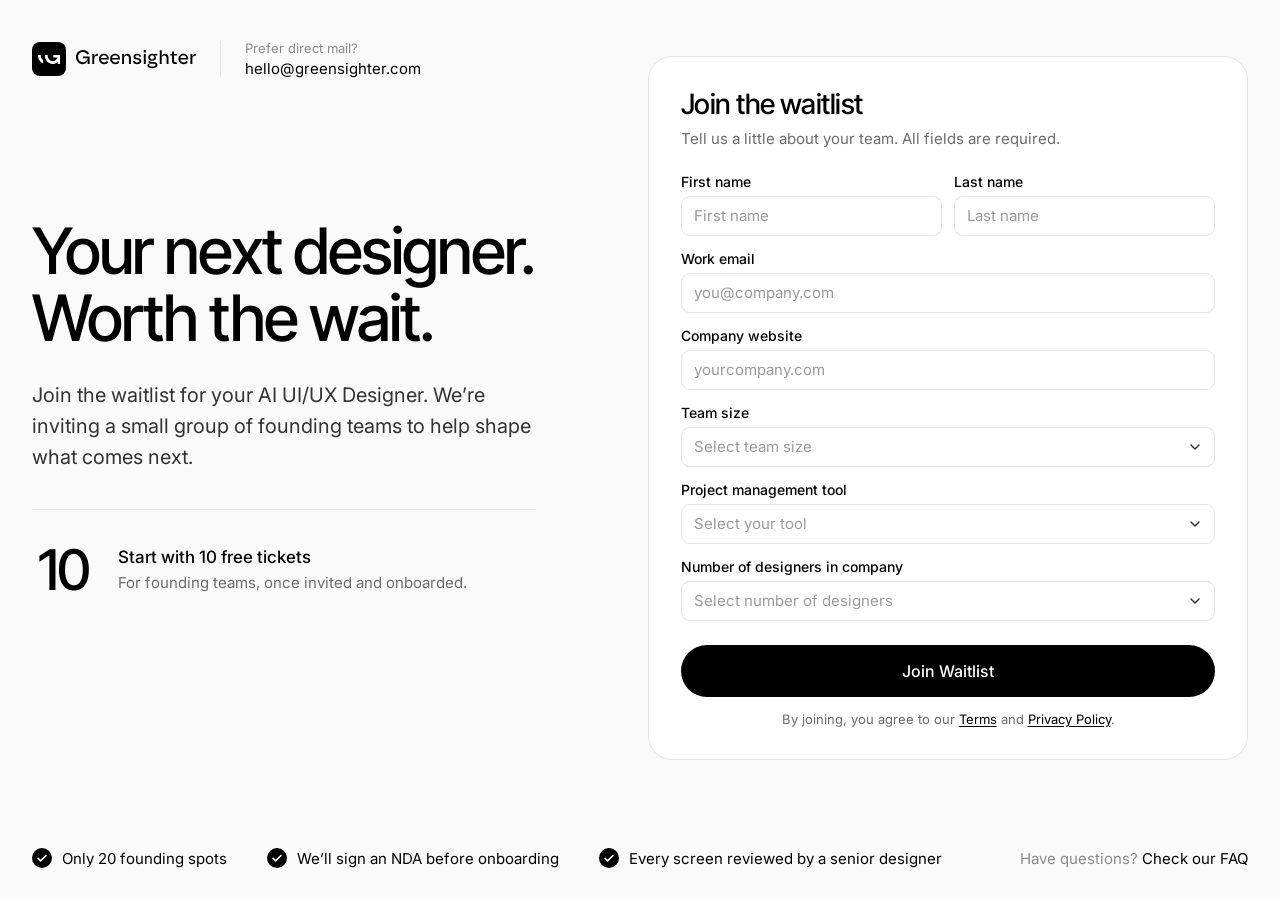
<file: waitlist.html>
<!doctype html>
<html lang="en">
<head>
<meta charset="utf-8">
<meta name="viewport" content="width=device-width, initial-scale=1">
<link rel="icon" href="assets/img/favicon.svg" type="image/svg+xml">
<title>Join the waitlist | Greensighter AI UI/UX Designer</title>
<meta name="description" content="Join the founding teams getting early access to your AI UI/UX Designer.">
<link rel="canonical" href="https://ai.greensighter.com/waitlist">
<meta property="og:type" content="website">
<meta property="og:site_name" content="Greensighter">
<meta property="og:url" content="https://ai.greensighter.com/waitlist">
<meta property="og:title" content="Join the waitlist | Greensighter AI UI/UX Designer">
<meta property="og:description" content="Join the founding teams getting early access to your AI UI/UX Designer.">
<meta property="og:image" content="https://ai.greensighter.com/assets/img/og-image.jpg">
<meta property="og:image:width" content="1200">
<meta property="og:image:height" content="630">
<meta property="og:image:alt" content="Greensighter: Hire AI UI/UX Designer">
<meta name="twitter:card" content="summary_large_image">
<meta name="twitter:title" content="Join the waitlist | Greensighter AI UI/UX Designer">
<meta name="twitter:description" content="Join the founding teams getting early access to your AI UI/UX Designer.">
<meta name="twitter:image" content="https://ai.greensighter.com/assets/img/og-image.jpg">
<link rel="preconnect" href="https://fonts.googleapis.com">
<link rel="preconnect" href="https://fonts.gstatic.com" crossorigin>
<link href="https://fonts.googleapis.com/css2?family=Inter:wght@400;500;600&family=Inter+Tight:wght@500&display=swap" rel="stylesheet">
<link rel="stylesheet" href="assets/css/main.css?v=1792772824">
<link rel="stylesheet" href="assets/css/waitlist.css?v=1792772824">
<!-- Microsoft Clarity -->
<script type="text/javascript">
    (function(c,l,a,r,i,t,y){
        c[a]=c[a]||function(){(c[a].q=c[a].q||[]).push(arguments)};
        t=l.createElement(r);t.async=1;t.src="https://www.clarity.ms/tag/"+i;
        y=l.getElementsByTagName(r)[0];y.parentNode.insertBefore(t,y);
    })(window, document, "clarity", "script", "z2ao4h7mxd");
</script>
</head>
<body class="wl-page">

  <main class="wl-main">
    <div class="wl-brand">
      <a class="logo" href="index.html" aria-label="Greensighter home">
      <span class="logo__mark"><img src="assets/img/logo-mark.svg" width="22" height="9" alt=""></span>
      <img src="assets/img/logo-wordmark.svg" width="120" height="19" alt="">
    </a>
      <span class="wl-brand__sep" aria-hidden="true"></span>
      <p class="wl-brand__mail">Prefer direct mail?<a href="mailto:hello@greensighter.com">hello@greensighter.com</a></p>
    </div>
    <section class="wl-intro" aria-labelledby="wl-title">
      <div class="wl-intro__body">
        <h1 class="wl-title" id="wl-title">Your next designer.<br>Worth the wait.</h1>
        <p class="wl-lead">Join the waitlist for your AI UI/UX Designer. We’re inviting a small group of founding teams to help shape what comes next.</p>

        <div class="wl-offer">
          <span class="wl-offer__num">10</span>
          <div><strong>Start with 10 free tickets</strong><span>For founding teams, once invited and onboarded.</span></div>
        </div>
      </div>
    </section>

    <section class="wl-card" aria-labelledby="wl-form-title">
      <form class="wl-form" id="wl-form" name="waitlist" method="POST" data-netlify="true" netlify-honeypot="bot-field" novalidate>
        <input type="hidden" name="form-name" value="waitlist">
        <input type="hidden" name="subject" value="New waitlist sign-up: AI UI/UX Designer">
        <p hidden><label>Leave this empty <input name="bot-field"></label></p>
        <h2 class="wl-card__title" id="wl-form-title">Join the waitlist</h2>
        <p class="wl-card__sub">Tell us a little about your team. All fields are required.</p>

        <div class="field-row">
          <div class="field">
            <label for="f-first">First name</label>
            <input id="f-first" name="first_name" type="text" autocomplete="given-name" placeholder="First name" required>
            <p class="field__err" id="f-first-err" hidden>Please enter your first name.</p>
          </div>
          <div class="field">
            <label for="f-last">Last name</label>
            <input id="f-last" name="last_name" type="text" autocomplete="family-name" placeholder="Last name" required>
            <p class="field__err" id="f-last-err" hidden>Please enter your last name.</p>
          </div>
        </div>
        <div class="field">
          <label for="f-email">Work email</label>
          <input id="f-email" name="email" type="email" autocomplete="email" placeholder="you@company.com" required>
          <p class="field__err" id="f-email-err" hidden>Please enter a valid work email.</p>
        </div>
        <div class="field">
          <label for="f-site">Company website</label>
          <input id="f-site" name="website" type="url" inputmode="url" autocomplete="url" placeholder="yourcompany.com" required>
          <p class="field__err" id="f-site-err" hidden>Please enter your company website.</p>
        </div>
        <div class="field">
          <label for="f-size">Team size</label>
          <div class="select">
            <select id="f-size" name="team_size" required>
              <option value="" selected disabled>Select team size</option>
              <option>1–10</option>
              <option>11–50</option>
              <option>51–200</option>
              <option>200+</option>
            </select>
            <svg aria-hidden="true" width="16" height="16" viewBox="0 0 16 16" fill="none"><path d="M4 6l4 4 4-4" stroke="#333" stroke-width="1.5" stroke-linecap="round" stroke-linejoin="round"/></svg>
          </div>
          <p class="field__err" id="f-size-err" hidden>Please choose your team size.</p>
        </div>
        <div class="field">
          <label for="f-tool">Project management tool</label>
          <div class="select">
            <select id="f-tool" name="pm_tool" required>
              <option value="" selected disabled>Select your tool</option>
              <option>Jira</option>
              <option>Linear</option>
              <option>Asana</option>
              <option>ClickUp</option>
              <option>Monday.com</option>
              <option>Trello</option>
              <option>Notion</option>
              <option>GitHub Projects</option>
              <option>Azure DevOps</option>
              <option>Other</option>
            </select>
            <svg aria-hidden="true" width="16" height="16" viewBox="0 0 16 16" fill="none"><path d="M4 6l4 4 4-4" stroke="#333" stroke-width="1.5" stroke-linecap="round" stroke-linejoin="round"/></svg>
          </div>
          <p class="field__err" id="f-tool-err" hidden>Please choose your project management tool.</p>
        </div>
        <div class="field">
          <label for="f-designers">Number of designers in company</label>
          <div class="select">
            <select id="f-designers" name="designers" required>
              <option value="" selected disabled>Select number of designers</option>
              <option>None yet</option>
              <option>1</option>
              <option>2–5</option>
              <option>6–10</option>
              <option>11+</option>
            </select>
            <svg aria-hidden="true" width="16" height="16" viewBox="0 0 16 16" fill="none"><path d="M4 6l4 4 4-4" stroke="#333" stroke-width="1.5" stroke-linecap="round" stroke-linejoin="round"/></svg>
          </div>
          <p class="field__err" id="f-designers-err" hidden>Please choose the number of designers.</p>
        </div>

        <button class="wl-submit" type="submit">Join Waitlist</button>
        <p class="wl-form__status" role="alert" hidden></p>
        <p class="wl-legal">By joining, you agree to our <a href="#">Terms</a> and <a href="#">Privacy Policy</a>.</p>
      </form>

      <div class="wl-success" id="wl-success" hidden tabindex="-1">
        <span class="wl-success__ic"><svg aria-hidden="true" width="22" height="22" viewBox="0 0 20 20" fill="none"><path d="M5 10.5l3.2 3.2L15 7" stroke="#fff" stroke-width="1.8" stroke-linecap="round" stroke-linejoin="round"/></svg></span>
        <h2 class="wl-card__title">You’re on the list</h2>
        <p class="wl-card__sub">We’ll email <strong id="wl-success-email">you</strong> as soon as a founding-team spot opens.</p>
        <a class="wl-success__back" href="index.html">Back to Greensighter</a>
      </div>
    </section>
  </main>

  <footer class="wl-footer">
    <ul class="wl-assure">
      <li><svg aria-hidden="true" width="20" height="20" viewBox="0 0 20 20" fill="none"><circle cx="10" cy="10" r="10" fill="#000"/><path d="M6 10.3l2.6 2.6L14 7.5" stroke="#fff" stroke-width="1.6" stroke-linecap="round" stroke-linejoin="round"/></svg><span>Only 20 founding spots</span></li>
      <li><svg aria-hidden="true" width="20" height="20" viewBox="0 0 20 20" fill="none"><circle cx="10" cy="10" r="10" fill="#000"/><path d="M6 10.3l2.6 2.6L14 7.5" stroke="#fff" stroke-width="1.6" stroke-linecap="round" stroke-linejoin="round"/></svg><span>We’ll sign an NDA before onboarding</span></li>
      <li><svg aria-hidden="true" width="20" height="20" viewBox="0 0 20 20" fill="none"><circle cx="10" cy="10" r="10" fill="#000"/><path d="M6 10.3l2.6 2.6L14 7.5" stroke="#fff" stroke-width="1.6" stroke-linecap="round" stroke-linejoin="round"/></svg><span>Every screen reviewed by a senior designer</span></li>
    </ul>
    <p class="wl-faq">Have questions? <a href="index.html#faq">Check our FAQ</a></p>
  </footer>

<script src="assets/js/waitlist.js?v=1792772824" defer></script>
</body>
</html>
</file>
<file: assets/css/main.css>
/* Greensighter — landing page styles */
  :root {
    --bg: #FAFAFA;
    --black: #000000;
    --ink: #0D0F0C;
    --text: #323232;
    --nav-link: #404040;
    --muted: #9E9E9E;
    --line: #E5E5E5;
    --surface: #F1F1F1;
    --white: #FFFFFF;
    --container: 1280px;
    --gutter: 32px;
    --font-body: 'Inter', system-ui, sans-serif;
    --font-display: 'Inter Tight', 'Inter', system-ui, sans-serif;
  }
  *, *::before, *::after { box-sizing: border-box; }
  html, body { margin: 0; }
  body { background: var(--bg); color: var(--black); font-family: var(--font-body); -webkit-font-smoothing: antialiased; }
  img { display: block; }
  a { color: inherit; text-decoration: none; }

  /* Running row */
  .ticker { background: var(--black); padding: 8px 0; overflow: hidden; }
  .ticker__track { display: flex; width: max-content; animation: ticker 60s linear infinite; }
  .ticker__group { display: flex; align-items: center; gap: 120px; padding-right: 120px; }
  .ticker__text { font-size: 14px; line-height: 1; color: rgba(255, 255, 255, 0.88); white-space: nowrap; }
  .ticker__dot { width: 2px; height: 2px; border-radius: 50%; background: rgba(255, 255, 255, 0.6); flex: none; }
  @keyframes ticker { to { transform: translateX(-50%); } }
  @media (prefers-reduced-motion: reduce) { .ticker__track { animation: none; } }

  /* Nav */
  .nav { width: min(var(--container), 100% - 2 * var(--gutter)); margin: 0 auto; padding: 14px 16px; display: flex; align-items: center; justify-content: space-between; gap: 16px 28px; flex-wrap: wrap; }
  .logo { display: flex; align-items: center; gap: 10px; }
  .logo__mark { width: 34px; height: 34px; border-radius: 8px; background: var(--black); display: flex; align-items: center; justify-content: center; }
  .nav__links { display: flex; gap: 28px; font-size: 15px; font-weight: 500; color: var(--nav-link); }
  .nav__links a:hover { color: var(--black); }
  .btn-secondary { display: inline-flex; align-items: center; justify-content: center; height: 44px; width: 160px; padding: 0 20px; border-radius: 12px; background: var(--surface); color: var(--black); font-size: 15px; font-weight: 600; }
  .btn-secondary:hover { background: #E8E8E8; }

  /* Divider with corner squares */
  .divider { display: flex; align-items: center; gap: 10px; width: 100%; }
  .divider--hero { height: 15px; }
  .divider--section { height: 25px; }
  .divider__line { flex: 1 1 0; height: 1px; background: var(--line); min-width: 1px; }
  .divider__line--mid { flex: 0 0 auto; width: calc(min(var(--container), 100% - 2 * var(--gutter)) - 26px); }
  .divider__sq { width: 5px; height: 5px; background: var(--line); flex: none; }

  /* Framed column */
  .frame { width: min(var(--container), 100% - 2 * var(--gutter)); margin: 0 auto; border-left: 1px solid var(--line); border-right: 1px solid var(--line); padding: 0 16px; }

  /* Hero */
  .hero { display: flex; flex-direction: column; align-items: center; gap: 80px; padding: 80px 16px; text-align: center; }
  .hero__top { display: flex; flex-direction: column; align-items: center; gap: 36px; }
  .hero__head { display: flex; flex-direction: column; align-items: center; gap: 16px; }
  .badge { position: relative; isolation: isolate; display: inline-flex; align-items: center; gap: 10px; padding: 5px 17px 5px 5px; border-radius: 999px;
    background: conic-gradient(from var(--cta-angle), #E5E5E5 0deg, #E5E5E5 270deg, rgba(0,0,0,0.85) 334deg, #E5E5E5 336deg, #E5E5E5 360deg);
    animation: cta-spin 4s linear infinite; }
  .badge::after { content: ""; position: absolute; inset: 1px; z-index: -1; border-radius: inherit; background: var(--white); }
  .badge__tag { background: linear-gradient(90deg, #000 55%, #4A4A4A); color: var(--white); font-size: 14px; font-weight: 500; padding: 4px 10px; border-radius: 999px; }
  .badge__text { font-size: 14px; color: var(--text); }
  .h1 { margin: 0; display: flex; flex-direction: column; align-items: center; font-family: var(--font-display); font-weight: 500; font-size: clamp(38px, 7vw, 62px); line-height: 1.08; letter-spacing: -0.02em; }
  .h1__old { color: var(--muted); }
  .h1__old s { text-decoration-thickness: 0.06em; }
  .h1__new { color: var(--black); }
  .sub { display: flex; flex-direction: column; align-items: center; gap: 4px; font-size: 20px; line-height: 1.5; color: var(--text); margin: 0; }
  .sub__line { display: flex; align-items: center; justify-content: center; gap: 4px; flex-wrap: wrap; }
  .chip { display: inline-flex; align-items: center; gap: 4px; padding: 4px 6px 4px 4px; background: var(--white); border: 1px solid var(--line); border-radius: 7px; font-size: 18px; font-weight: 500; line-height: 1; color: var(--text); }
  .chip__icon { width: 20px; height: 20px; display: flex; align-items: center; justify-content: center; }

  @property --cta-angle { syntax: '<angle>'; initial-value: 0deg; inherits: false; }
  .btn-primary { position: relative; isolation: isolate; display: inline-flex; align-items: center; justify-content: space-between; width: 320px; max-width: 100%; padding: 7.5px 7.5px 7.5px 21.5px; border: 0; border-radius: 9999px; color: var(--white); font-size: 16px; font-weight: 500;
    background: conic-gradient(from var(--cta-angle), rgba(255,255,255,0.14) 0deg, rgba(255,255,255,0.14) 270deg, rgba(255,255,255,0.95) 334deg, rgba(255,255,255,0.14) 336deg, rgba(255,255,255,0.14) 360deg);
    animation: cta-spin 3.2s linear infinite; }
  .btn-primary::after { content: ""; position: absolute; inset: 1.5px; z-index: -1; border-radius: inherit; background: var(--black); }
  .btn-primary__arrow { display: flex; padding: 12px; border-radius: 999px; background: rgba(255, 255, 255, 0.24); }
  @keyframes cta-spin { to { --cta-angle: 360deg; } }
  .cta-slot { position: relative; width: 320px; max-width: 100%; height: 59px; }
  .cta-slot .btn-primary.is-fixed { position: fixed; left: 50%; z-index: 50; transform-origin: 50% 50%; will-change: top, transform; }
  .cta-slot .btn-primary.is-hidden { opacity: 0; pointer-events: none; transition: opacity .3s ease; }
  @media (prefers-reduced-motion: reduce) { .btn-primary, .badge { animation: none; } }

  .panel { width: 100%; height: 500px; border-radius: 24px; overflow: hidden; }
  .panel img { width: 100%; height: 100%; object-fit: cover; }
  .hero-wrap { padding-bottom: 14px; }

  /* Benefits */
  .benefits { display: flex; flex-direction: column; align-items: center; gap: 80px; padding: 160px 0 14px; }
  .h2 { margin: 0; max-width: 700px; font-family: var(--font-display); font-weight: 500; font-size: clamp(32px, 5vw, 52px); line-height: 1.08; letter-spacing: -2px; text-align: center; }
  .h2__muted { color: var(--muted); }
  .h2__strong { color: var(--ink); }
  .benefits__body { display: flex; flex-direction: column; gap: 16px; width: 100%; }
  .cards { display: grid; grid-template-columns: repeat(4, minmax(0, 1fr)); gap: 16px; }
  .card { display: flex; flex-direction: column; gap: 56px; padding: 26px; background: var(--surface); border: 1px solid var(--line); border-radius: 24px; }
  .card__icon { width: 44px; height: 44px; display: flex; align-items: center; justify-content: center; border: 1px solid var(--line); border-radius: 12px; }
  .card__copy { display: flex; flex-direction: column; gap: 8px; }
  .card__title { margin: 0; font-family: var(--font-display); font-weight: 500; font-size: 18px; line-height: 1.08; color: var(--black); }
  .card__text { margin: 0; max-width: 460px; font-size: 15px; line-height: 1.5; color: var(--text); }


  /* Tool rotator */
  .sr-only { position: absolute; width: 1px; height: 1px; overflow: hidden; clip: rect(0 0 0 0); white-space: nowrap; }
  .rot { position: relative; display: inline-block; height: 30px; perspective: 400px; transition: width .5s cubic-bezier(.4, 0, .2, 1); }
  .rot__item { position: absolute; left: 0; top: 0; white-space: nowrap; opacity: 0; transform: translateY(70%) rotateX(-80deg); transform-origin: 50% 50%; backface-visibility: hidden; transition: transform .55s cubic-bezier(.4, 0, .2, 1), opacity .4s ease; }
  .rot__item.is-active { opacity: 1; transform: translateY(0) rotateX(0); }
  .rot__item.is-leaving { opacity: 0; transform: translateY(-70%) rotateX(80deg); }
  @media (prefers-reduced-motion: reduce) { .rot, .rot__item { transition: none; } }

  /* Compare */
  .compare { display: flex; flex-direction: column; align-items: center; gap: 72px; padding: 160px 0 0; }
  .compare__head { display: flex; flex-direction: column; align-items: center; gap: 20px; text-align: center; }
  .compare__head .h2 { color: var(--ink); max-width: 760px; }
  .compare__sub { margin: 0; max-width: 560px; font-size: 18px; line-height: 1.5; color: var(--text); }
  .table-wrap { width: calc(100% + 32px); margin: 0 -16px; overflow-x: auto; border-top: 1px solid var(--line); }
  .ctable { width: 100%; min-width: 760px; border-collapse: collapse; table-layout: fixed; font-size: 16px; }
  .ctable th, .ctable td { padding: 0 24px; border-left: 1px solid var(--line); vertical-align: top; }
  .ctable th:first-child, .ctable td:first-child { border-left: 0; width: 30%; }
  .ctable thead th { padding-top: 24px; padding-bottom: 24px; border-bottom: 1px solid var(--line); text-align: right; font-family: var(--font-display); font-weight: 500; font-size: 20px; line-height: 1.2; color: var(--black); }
  .ctable thead th:first-child { text-align: left; }
  .ctable td > div { padding: 26px 0; border-bottom: 1.5px dotted #D4D4D4; text-align: right; color: var(--black); line-height: 1.4; }
  .ctable td:first-child > div { text-align: left; color: var(--text); }
  .ctable tbody tr:last-child td > div, .ctable tbody tr:last-child th > div { border-bottom-color: transparent !important; }
  .ctable .is-us { font-weight: 600; }
  .ctable .ok { display: inline-flex; align-items: center; gap: 6px; }
  .ctable .ok svg { flex: none; }

  /* FAQ */
  .faq { display: flex; flex-direction: column; padding-top: 160px; }
  .faq__head { display: flex; flex-direction: column; align-items: center; gap: 32px; padding-bottom: 56px; text-align: center; }
  .faq__head .h2 { color: var(--ink); }
  .faq__split { display: grid; grid-template-columns: minmax(0, 1fr) minmax(0, 1fr); margin: 0 -16px; border-top: 1px solid var(--line); }
  .faq__list { display: flex; flex-direction: column; padding: 32px 24px 40px; border-right: 1px solid var(--line); }
  .faq__label { margin: 0 0 12px; font-size: 15px; color: #6B6B6B; }
  .faq-item { border-bottom: 1.5px dotted #D4D4D4; }
  .faq-panel:last-child .faq-item:last-child { border-bottom: 0; }
  .faq-q { margin: 0; font: inherit; }
  .faq-q button { appearance: none; width: 100%; display: flex; align-items: center; justify-content: space-between; gap: 16px; padding: 18px 0; border: 0; background: none; font: inherit; font-size: 18px; color: var(--black); text-align: left; cursor: pointer; }
  .faq-q__icon { flex: none; width: 40px; height: 40px; display: flex; align-items: center; justify-content: center; border: 1px solid var(--line); border-radius: 50%; background: var(--white); transition: transform .3s ease; }
  .faq-item.is-open .faq-q__icon { transform: rotate(45deg); }
  .faq-a { display: grid; grid-template-rows: 0fr; transition: grid-template-rows .35s ease; }
  .faq-a > div { overflow: hidden; }
  .faq-a p { margin: 0; padding: 0 56px 20px 0; font-size: 15px; line-height: 1.6; color: var(--text); }
  .faq-item.is-open .faq-a { grid-template-rows: 1fr; }
  .faq-art { position: relative; display: flex; align-items: center; justify-content: center; min-height: 560px; overflow: hidden; }
  .faq-figure { position: relative; width: 100%; max-width: 560px; aspect-ratio: 1; display: flex; align-items: center; justify-content: center; }
  .faq-figure__art { width: 100%; height: auto; }
  .faq-figure__spin { transform-origin: 280px 280px; animation: faq-spin 50s linear infinite; }
  @keyframes faq-spin { to { transform: rotate(360deg); } }
  .faq-chip { position: absolute; display: inline-flex; align-items: center; gap: 8px; padding: 8px 14px 8px 8px; border: 1px solid var(--line); border-radius: 999px; background: var(--white); font-size: 16px; color: var(--black); white-space: nowrap; box-shadow: 0 1px 2px rgba(0,0,0,0.04); animation: faq-float 6s ease-in-out infinite; }
  .faq-chip__ic { width: 28px; height: 28px; display: flex; align-items: center; justify-content: center; border-radius: 50%; background: #F4F4F4; }
  .faq-chip--a { left: 2%; bottom: 16%; }
  .faq-chip--b { right: 0; top: 40%; animation-delay: -2s; }
  .faq-chip--c { left: 4%; top: 22%; animation-delay: -4s; }
  @keyframes faq-float { 50% { transform: translateY(-8px); } }
  @media (prefers-reduced-motion: reduce) { .faq-figure__spin, .faq-chip { animation: none; } .faq-a, .faq-q__icon { transition: none; } }

  /* Final CTA */
  .final { padding: 120px 0; }
  .final__card { position: relative; overflow: hidden; border-radius: 24px; min-height: 420px; display: flex; align-items: center; justify-content: center; background: #6E6A66; }
  .final__bg { position: absolute; inset: 0; width: 100%; height: 100%; object-fit: cover; }
  .final__card::after { content: ""; position: absolute; inset: 0; background: linear-gradient(180deg, rgba(10,12,16,0.30), rgba(10,12,16,0.50)); }
  .final__content { position: relative; z-index: 1; display: flex; flex-direction: column; align-items: center; gap: 28px; padding: 72px 24px; text-align: center; }
  .final__title { margin: 0; font-family: var(--font-display); font-weight: 500; font-size: clamp(32px, 5vw, 52px); line-height: 1.08; letter-spacing: -2px; color: var(--white); }
  .final__btn { display: inline-flex; align-items: center; justify-content: space-between; width: 320px; max-width: 100%; padding: 7.5px 7.5px 7.5px 21.5px; border-radius: 9999px; background: var(--white); color: var(--black); font-size: 16px; font-weight: 500; }
  .final__btn-ic { display: flex; padding: 12px; border-radius: 999px; background: rgba(0, 0, 0, 0.08); }

  /* Smooth scroll + reveal */
  html.lenis, html.lenis body { height: auto; }
  .lenis.lenis-smooth { scroll-behavior: auto !important; }
  .js-reveal .rv { opacity: 0; transform: translateY(28px); filter: blur(6px); transition: opacity .9s cubic-bezier(.2, .7, .2, 1), transform .9s cubic-bezier(.2, .7, .2, 1), filter .9s ease; transition-delay: var(--rv-d, 0s); will-change: opacity, transform; }
  .js-reveal .rv.rv--img { transform: translateY(40px) scale(.97); filter: none; transition-duration: 1.2s; }
  .js-reveal .rv.is-in { opacity: 1; transform: none; filter: none; }
  .js-reveal .w { display: inline-block; overflow: hidden; vertical-align: top; padding-bottom: .08em; margin-bottom: -.08em; }
  .js-reveal .w > span { display: inline-block; transform: translateY(105%); transition: transform 1s cubic-bezier(.2, .8, .2, 1); transition-delay: var(--w-d, 0s); }
  .js-reveal .split.is-in .w > span { transform: none; }
  @media (prefers-reduced-motion: reduce) {
    .js-reveal .rv, .js-reveal .w > span { opacity: 1 !important; transform: none !important; filter: none !important; transition: none !important; }
  }

  /* Footer with drawing area */
  .footer__frame { padding-top: 0; padding-bottom: 0; }
  .draw { position: relative; height: 520px; margin: 0 -16px; border-bottom: 1px solid var(--line); overflow: hidden; cursor: var(--pen, crosshair); }
  .draw__shape { position: absolute; left: 50%; top: 45%; width: min(780px, 86%); height: auto; transform: translate(-50%, -50%); pointer-events: none; }
  .draw__canvas { position: absolute; inset: 0; width: 100%; height: 100%; touch-action: none; }
  .draw__tools { position: absolute; left: 50%; bottom: 28px; transform: translateX(-50%); display: flex; align-items: center; gap: 10px; padding: 6px 6px 6px 12px; border: 1px solid var(--line); border-radius: 999px; background: rgba(255,255,255,0.85); backdrop-filter: blur(6px); }
  .pal { display: flex; align-items: center; gap: 4px; }
  .pal__c { position: relative; width: 28px; height: 28px; padding: 0; border: 0; background: none; cursor: pointer; }
  .pal__c::before { content: ""; position: absolute; inset: 7px; border-radius: 50%; background: var(--c); transition: inset .2s ease; }
  .pal__c::after { content: ""; position: absolute; inset: 2px; border-radius: 50%; border: 1px solid transparent; transition: border-color .2s ease; }
  .pal__c:hover::before { inset: 6px; }
  .pal__c.is-on::before { inset: 6px; }
  .pal__c.is-on::after { border-color: var(--c); }
  .draw__sep { width: 1px; height: 18px; background: var(--line); }
  .draw__clear { width: 28px; height: 28px; display: flex; align-items: center; justify-content: center; padding: 0; border: 0; border-radius: 50%; background: transparent; color: #8A8A8A; cursor: pointer; }
  .draw__clear:hover { background: #F1F1F1; color: var(--black); }
  .footer__bar { display: grid; grid-template-columns: 1fr auto 1fr; align-items: center; gap: 12px 24px; padding: 28px 0 32px; font-size: 15px; color: var(--black); }
  .footer__text { margin: 0; }
  .footer__mail { justify-self: center; }
  .footer__links { justify-self: end; display: flex; gap: 28px; }
  .footer__mail:hover, .footer__links a:hover { color: #555; }

  /* Button hover: slight press-in */
  .btn-secondary, .final__btn, .draw__clear { transition: transform .25s cubic-bezier(.2, .8, .2, 1), background-color .2s ease, color .2s ease; }
  .btn-secondary:hover, .final__btn:hover, .draw__clear:hover { transform: scale(.96); }
  .js-reveal .final__btn.rv.is-in { transition: opacity .9s cubic-bezier(.2, .7, .2, 1), filter .9s ease, transform .25s cubic-bezier(.2, .8, .2, 1); }
  .js-reveal .final__btn.rv.is-in:hover { transform: scale(.96); }
  .faq-q button:hover .faq-q__icon { transform: scale(.9); }
  .faq-item.is-open .faq-q button:hover .faq-q__icon { transform: rotate(45deg) scale(.9); }
  .cta-slot .btn-primary:not(.is-fixed) { transition: transform .25s cubic-bezier(.2, .8, .2, 1); }
  .cta-slot .btn-primary:not(.is-fixed):hover { transform: scale(.96); }

  @media (max-width: 1024px) {
    .faq__split { grid-template-columns: minmax(0, 1fr); }
    .faq__list { border-right: 0; border-bottom: 1px solid var(--line); }
    .faq-art { min-height: 420px; }
    .cards { grid-template-columns: repeat(2, minmax(0, 1fr)); }
  }
  @media (max-width: 720px) {
    :root { --gutter: 16px; }
    .nav__links { display: none; }
    .hero { gap: 56px; padding: 56px 0; }
    .sub { font-size: 18px; }
    .panel { height: 280px; }
    .benefits { padding: 96px 0 14px; gap: 48px; }
    .cards { grid-template-columns: minmax(0, 1fr); }
    .compare { padding: 96px 0 0; gap: 48px; }
    .faq { padding-top: 96px; }
    .final__card { min-height: 360px; }
    .draw { height: 420px; }
    .footer__bar { grid-template-columns: 1fr; justify-items: start; }
    .footer__mail, .footer__links { justify-self: start; }
    .faq-q button { font-size: 16px; }
    .card { gap: 32px; }
  }

/* Hero: flow cards over painting */
.panel.flow { position: relative; display: flex; align-items: center; padding: 0 48px; }
.panel.flow .flow__bg { position: absolute; inset: 0; width: 100%; height: 100%; object-fit: cover; }
.flow__list { position: relative; list-style: none; margin: 0; padding: 0; width: 100%; display: grid; grid-template-columns: repeat(4, minmax(0, 1fr)); gap: 16px; }
.flow__card { padding: 32px 28px 36px; border-radius: 16px; background: #fff; box-shadow: 0 24px 48px -28px rgba(10, 20, 40, 0.5); text-align: left; }
.flow__ic { width: 64px; height: 64px; display: flex; align-items: center; justify-content: center; border-radius: 50%; background: #fff; box-shadow: 0 0 0 1px rgba(0, 0, 0, 0.06), 0 6px 14px -6px rgba(0, 0, 0, 0.18); }
.flow__card h3 { margin: 28px 0 0; font-family: var(--font-display); font-weight: 500; font-size: 22px; line-height: 1.2; letter-spacing: -0.02em; color: #101826; }
.flow__card p { margin: 10px 0 0; font-size: 16px; line-height: 1.55; color: #5A5A5A; }
@media (max-width: 1024px) {
  .panel.flow { height: auto; padding: 40px; }
  .flow__list { grid-template-columns: repeat(2, minmax(0, 1fr)); }
}
@media (max-width: 720px) {
  .panel.flow { height: auto; padding: 16px; }
  .flow__list { grid-template-columns: minmax(0, 1fr); gap: 12px; }
  .flow__card { padding: 24px; }
  .flow__card h3 { margin-top: 20px; font-size: 20px; }
  .flow__ic { width: 52px; height: 52px; }
}
@media (max-width: 720px) { .draw__shape { width: 170%; top: 44%; } }

/* How we make AI design like a senior */
.how { display: flex; flex-direction: column; align-items: center; gap: 72px; padding: 160px 0 14px; }
.how__grid { width: 100%; display: grid; grid-template-columns: repeat(2, minmax(0, 1fr)); gap: 16px; }
.how-card { display: flex; background: var(--surface); border: 1px solid var(--line); border-radius: 24px; overflow: hidden; }
.how-card--wide { grid-column: 1 / -1; display: grid; grid-template-columns: minmax(0, 0.8fr) minmax(0, 1.2fr); gap: 48px; padding: 16px; }
.how-card--wide .how-card__copy { padding: 40px 0 40px 32px; }
.how-card--rev { grid-template-columns: minmax(0, 1.2fr) minmax(0, 0.8fr); }
.how-card--rev .how-vis { order: -1; }
.how-card--rev .how-card__copy { padding: 40px 32px 40px 0; }
.how-card--small { flex-direction: column; padding: 16px; }
.how-card--small .how-card__copy { padding: 28px 16px 16px; }
.how-card__copy { display: flex; flex-direction: column; align-items: flex-start; }
.how-card__label { display: inline-flex; align-items: center; gap: 8px; font-size: 13px; font-weight: 500; letter-spacing: 0.08em; text-transform: uppercase; color: #6B6B6B; }
.how-card__label::before { content: ""; width: 6px; height: 6px; border-radius: 50%; background: var(--black); }
.how-card__title { margin: 20px 0 0; font-family: var(--font-display); font-weight: 500; font-size: 34px; line-height: 1.1; letter-spacing: -0.03em; color: var(--ink); }
.how-card--small .how-card__title { margin-top: 14px; font-size: 26px; }
.how-card__text { margin: 16px 0 0; max-width: 440px; font-size: 17px; line-height: 1.55; color: var(--text); }
.how-card--small .how-card__text { margin-top: 10px; font-size: 16px; }
.how-vis { position: relative; display: flex; align-items: center; justify-content: center; min-height: 440px; border-radius: 14px; overflow: hidden; background: #6B7A6E; }
.how-card--small .how-vis { min-height: 360px; }
.how-vis__bg { position: absolute; inset: 0; width: 100%; height: 100%; object-fit: cover; }

/* Mock UI on the paintings */
.ui { position: relative; width: min(400px, 84%); padding: 18px; border-radius: 16px; background: #fff; box-shadow: 0 30px 60px -30px rgba(10, 20, 30, 0.55), 0 0 0 1px rgba(0, 0, 0, 0.05); font-size: 13px; color: #111; text-align: left; }
.ui__head { display: flex; align-items: center; justify-content: space-between; margin-bottom: 10px; font-size: 14px; }
.ui__head b { font-weight: 600; }
.ui-chip { padding: 3px 9px; border: 1px solid var(--line); border-radius: 999px; font-size: 12px; color: #6B6B6B; }
.ui-list { list-style: none; margin: 0; padding: 0; }
.ui-list li { display: flex; align-items: center; gap: 12px; height: 54px; border-top: 1px solid #F0F0F0; }
.ui-ic { flex: none; width: 30px; height: 30px; border-radius: 8px; background: #F1F1F1; box-shadow: inset 0 0 0 1px #E8E8E8; }
.ui-row__t { flex: 1; min-width: 0; }
.ui-row__t b { display: block; font-weight: 500; }
.ui-row__t span { display: block; margin-top: 2px; font-size: 12px; color: #8A8A8A; }
.ui-bar { width: 56px; height: 5px; border-radius: 3px; background: #EDEDED; overflow: hidden; }
.ui-bar i { display: block; width: 70%; height: 100%; background: #111; border-radius: inherit; animation: ui-load 2.4s ease-in-out infinite alternate; }
@keyframes ui-load { from { width: 30%; } to { width: 85%; } }
.ui-search { display: flex; align-items: center; gap: 10px; height: 42px; padding: 0 14px; border: 1px solid var(--line); border-radius: 999px; font-size: 14px; font-weight: 500; }
.ui-search span { margin-left: auto; font-size: 12px; font-weight: 400; color: #8A8A8A; }
.ui-thumbs { display: grid; grid-template-columns: repeat(3, minmax(0, 1fr)); gap: 10px; margin-top: 14px; }
.ui-thumb { display: flex; flex-direction: column; gap: 5px; height: 92px; padding: 10px; border-radius: 10px; background: #F5F5F5; box-shadow: inset 0 0 0 1px #ECECEC; }
.ui-thumb i { display: block; height: 6px; border-radius: 3px; background: #DFDFDF; }
.ui-thumb i:nth-child(1) { width: 55%; height: 8px; background: #CFCFCF; } .ui-thumb i:nth-child(2) { width: 90%; } .ui-thumb i:nth-child(3) { width: 75%; } .ui-thumb i:nth-child(4) { width: 40%; margin-top: auto; height: 12px; border-radius: 4px; }
.ui-thumb.is-on { background: #fff; box-shadow: inset 0 0 0 1.5px #111; }
.ui-thumb.is-on i:nth-child(4) { background: #111; }
.ui--review { width: min(340px, 84%); }
.ui-frame { position: relative; display: flex; flex-direction: column; gap: 8px; height: 120px; padding: 16px; border-radius: 10px; background: #F5F5F5; box-shadow: inset 0 0 0 1px #ECECEC; }
.ui-frame i { display: block; height: 8px; border-radius: 4px; background: #DCDCDC; }
.ui-frame .w60 { width: 60%; height: 10px; background: #C9C9C9; } .ui-frame .w90 { width: 90%; } .ui-frame .w80 { width: 80%; } .ui-frame .w40 { width: 40%; height: 18px; margin-top: auto; border-radius: 6px; background: #111; }
.ui-pin { position: absolute; width: 22px; height: 22px; display: flex; align-items: center; justify-content: center; border-radius: 50% 50% 50% 0; background: #111; color: #fff; font-size: 11px; font-weight: 600; }
.ui-comment { display: flex; gap: 10px; margin-top: 14px; }
.ui-comment b { display: block; font-weight: 600; }
.ui-comment p { margin: 3px 0 0; color: #45453F; }
.ui-av { flex: none; width: 28px; height: 28px; display: flex; align-items: center; justify-content: center; border-radius: 50%; background: #E7DFD2; font-size: 12px; font-weight: 600; }
.ui-approve { display: inline-flex; align-items: center; gap: 7px; margin-top: 14px; padding: 6px 12px 6px 8px; border: 1px solid var(--line); border-radius: 999px; font-weight: 500; }
.ui--improve { width: min(380px, 84%); }
.ui-chart { display: flex; align-items: flex-end; gap: 10px; height: 150px; padding-top: 8px; background-image: linear-gradient(#EFEFEF 1px, transparent 1px); background-size: 100% 25%; }
.ui-col { flex: 1; display: flex; flex-direction: column; align-items: center; gap: 8px; height: 100%; justify-content: flex-end; }
.ui-col i { display: block; width: 18px; border-radius: 9px 9px 3px 3px; background: #E2E2E2; }
.ui-col span { font-size: 11px; color: #8A8A8A; white-space: nowrap; }
.ui-col.is-on i { background: #111; }
.ui-col.is-on span { color: #111; font-weight: 500; }

@media (max-width: 1024px) {
  .how-card--wide, .how-card--rev { grid-template-columns: minmax(0, 1fr); gap: 0; }
  .how-card--wide .how-vis { order: -1; }
  .how-card--wide .how-card__copy, .how-card--rev .how-card__copy { padding: 24px 16px 28px; }
  .how__grid { grid-template-columns: minmax(0, 1fr); }
}
@media (max-width: 720px) {
  .how { padding: 96px 0 14px; gap: 48px; }
  .how-card--wide, .how-card--small { padding: 10px; border-radius: 20px; }
  .how-vis, .how-card--small .how-vis { min-height: 320px; }
  .how-card__title { font-size: 26px; }
  .how-card--small .how-card__title { font-size: 24px; }
  .how-card__text { font-size: 16px; }
  .ui { width: 88%; padding: 14px; }
  .ui-thumb { height: 72px; }
}
@media (prefers-reduced-motion: reduce) { .ui-bar i { animation: none; } }

.ui-search { white-space: nowrap; }
@media (max-width: 720px) { .ui-search span { display: none; } }
/* Research: big number on the painting */
.how-vis { container-type: inline-size; }
.how-vis:has(.stat)::after { content: ""; position: absolute; inset: 0; background: linear-gradient(180deg, rgba(20, 14, 8, 0.12), rgba(20, 14, 8, 0.42)); }
.stat { position: relative; z-index: 1; display: flex; flex-direction: column; align-items: center; text-align: center; }
.stat__num { font-family: var(--font-display); font-weight: 400; font-size: min(150px, 21cqi); line-height: 1; letter-spacing: -0.04em; font-variant-numeric: tabular-nums; background: linear-gradient(180deg, rgba(255, 255, 255, 0.95) 20%, rgba(255, 255, 255, 0.25) 100%); -webkit-background-clip: text; background-clip: text; color: transparent; white-space: nowrap; }
.stat__cap { margin: -0.15em 0 0; font-family: var(--font-display); font-weight: 500; font-size: min(28px, 5.2cqi); line-height: 1.2; letter-spacing: -0.02em; color: #fff; text-shadow: 0 2px 18px rgba(0, 0, 0, 0.25); }
/* Improve: learning loop */
.how-vis:has(.cycle)::after { content: ""; position: absolute; inset: 0; background: rgba(12, 18, 12, 0.28); }
.cycle { position: relative; z-index: 1; width: min(400px, 82cqi); aspect-ratio: 1; }
.cycle__rings { position: absolute; inset: 0; width: 100%; height: 100%; overflow: visible; }
.cycle__arc { transform: rotate(-90deg); transform-origin: 200px 200px; stroke-dasharray: 879.6; stroke-dashoffset: 879.6; }
.cycle__core { position: absolute; left: 50%; top: 50%; width: 50%; aspect-ratio: 1; display: flex; flex-direction: column; align-items: center; justify-content: center; border-radius: 50%; background: rgba(255, 255, 255, 0.16); -webkit-backdrop-filter: blur(10px) saturate(1.2); backdrop-filter: blur(10px) saturate(1.2); box-shadow: inset 0 0 0 1px rgba(255, 255, 255, 0.45), 0 20px 50px -20px rgba(0, 0, 0, 0.45); transform: translate(-50%, -50%); color: #fff; }
.cycle__k { font-size: 12px; font-weight: 500; letter-spacing: 0.14em; text-transform: uppercase; opacity: 0.85; }
.cycle__n { margin-top: 2px; font-family: var(--font-display); font-weight: 500; font-size: min(64px, 15cqi); line-height: 1; letter-spacing: -0.04em; font-variant-numeric: tabular-nums; }
.cycle__arc { filter: drop-shadow(0 0 6px rgba(255, 255, 255, 0.7)); }
.cycle { width: min(440px, 86cqi); }
.cycle__pill { box-shadow: 0 8px 20px -10px rgba(0, 0, 0, 0.45); }
.cycle__pill { position: absolute; padding: 7px 16px; border: 1px solid rgba(0, 0, 0, 0.08); border-radius: 999px; background: #fff; color: #111; font-size: 13px; font-weight: 500; letter-spacing: 0.08em; text-transform: uppercase; white-space: nowrap; transform: translate(-50%, -50%); transition: background-color .35s ease, color .35s ease; }
.cycle__pill.is-on { background: #000; color: #fff; border-color: #000; }
.cycle__pill--0 { left: 50%; top: 15%; }
.cycle__pill--1 { left: 85%; top: 50%; }
.cycle__pill--2 { left: 50%; top: 85%; }
.cycle__pill--3 { left: 15%; top: 50%; }
@media (max-width: 720px) { .cycle__pill { padding: 5px 11px; font-size: 11px; } }
.how__head { display: flex; flex-direction: column; align-items: center; text-align: center; }
.logo__mark.how__mark { width: 56px; height: 56px; margin-bottom: 40px; border-radius: 13px; }
.how__mark svg { width: 36px; height: auto; }
.how__head .h2 { max-width: 900px; color: var(--ink); }
.how__sub { margin: 20px 0 0; max-width: 600px; font-size: 18px; line-height: 1.55; color: var(--text); }
@media (max-width: 720px) { .logo__mark.how__mark { width: 48px; height: 48px; margin-bottom: 28px; border-radius: 11px; } .how__mark svg { width: 31px; } .how__sub { font-size: 16px; } }
.how__sub { text-wrap: balance; }
/* Review: two running rows of reviewer faces */
.how-vis:has(.faces)::after { content: ""; position: absolute; inset: 0; background: rgba(10, 16, 24, 0.22); }
.faces { position: relative; z-index: 1; width: 100%; display: flex; flex-direction: column; gap: 16px; -webkit-mask-image: linear-gradient(90deg, transparent, #000 14%, #000 86%, transparent); mask-image: linear-gradient(90deg, transparent, #000 14%, #000 86%, transparent); }
.faces__row { overflow: hidden; }
.faces__track { display: flex; gap: 16px; width: max-content; animation: faces-run 38s linear infinite; }
.faces__row--rev .faces__track { animation-direction: reverse; animation-duration: 44s; }
.faces img { flex: none; width: 80px; height: 80px; border-radius: 50%; object-fit: cover; background: rgba(255, 255, 255, 0.35); box-shadow: 0 0 0 3px #fff, 0 12px 24px -12px rgba(0, 0, 0, 0.5); }
.faces__track { padding: 4px 0; }
@keyframes faces-run { from { transform: translateX(0); } to { transform: translateX(calc(-50% - 8px)); } }
@media (max-width: 720px) { .faces img { width: 64px; height: 64px; } .faces, .faces__track { gap: 12px; } }
@media (prefers-reduced-motion: reduce) { .faces__track { animation: none; } }
.faces .face { flex: none; width: 80px; height: 80px; border-radius: 50%; background: #D9D9D9 center / cover no-repeat; box-shadow: 0 0 0 3px #fff, 0 12px 24px -12px rgba(0, 0, 0, 0.35); }
@media (max-width: 720px) { .faces .face { width: 64px; height: 64px; } }
/* Improve: four loop steps as cards on the painting */
.steps { position: relative; z-index: 1; display: grid; grid-template-columns: repeat(2, minmax(0, 1fr)); gap: 12px; width: min(520px, 88cqi); }
.step { display: flex; flex-direction: column; padding: 20px; border-radius: 16px; background: #fff; box-shadow: 0 24px 48px -28px rgba(10, 20, 40, 0.5); text-align: left; }
.step__ic { width: 48px; height: 48px; display: flex; align-items: center; justify-content: center; border-radius: 50%; background: #fff; box-shadow: 0 0 0 1px rgba(0, 0, 0, 0.06), 0 6px 14px -6px rgba(0, 0, 0, 0.18); }
.step b { margin-top: 18px; font-family: var(--font-display); font-weight: 500; font-size: 19px; line-height: 1.2; letter-spacing: -0.02em; color: #101826; }
.step span:not(.step__ic) { margin-top: 6px; font-size: 14px; line-height: 1.45; color: #5A5A5A; }
@media (max-width: 720px) {
  .steps { gap: 8px; width: 90%; }
  .step { padding: 12px; border-radius: 12px; }
  .step__ic { width: 36px; height: 36px; } .step__ic svg { width: 18px; height: 18px; }
  .step b { margin-top: 10px; font-size: 15px; }
  .step span:not(.step__ic) { margin-top: 3px; font-size: 12px; }
}
/* Improve steps: one row on desktop */
@media (min-width: 721px) {
  .steps { grid-template-columns: repeat(4, minmax(0, 1fr)); gap: 10px; width: min(640px, 92cqi); }
  .step { padding: 16px 14px 18px; border-radius: 14px; }
  .step__ic { width: 40px; height: 40px; } .step__ic svg { width: 20px; height: 20px; }
  .step b { margin-top: 16px; font-size: 16px; }
  .step span:not(.step__ic) { margin-top: 5px; font-size: 13px; }
}
/* Review avatars: local photos + verified badge */
.faces .face { position: relative; background: #D9D9D9; }
.faces .face img { display: block; width: 100%; height: 100%; border-radius: 50%; object-fit: cover; box-shadow: none; }
.faces .face::after { content: ""; position: absolute; right: 0; bottom: 0; width: 20px; height: 20px; background: url("data:image/svg+xml,%3Csvg xmlns='http://www.w3.org/2000/svg' viewBox='0 0 24 24'%3E%3Cpath fill='%23000000' d='M12 1.6l2.5 1.9 3.1-.3 1 3 2.7 1.5-.6 3.1 1.5 2.7-2.1 2.3-.2 3.1-3.1.6-1.8 2.6-2.9-1.1-2.9 1.1-1.8-2.6-3.1-.6-.2-3.1L1.1 13.4l1.5-2.7-.6-3.1 2.7-1.5 1-3 3.1.3z'/%3E%3Cpath d='M8 12.2l2.7 2.7L16.2 9.4' fill='none' stroke='%23fff' stroke-width='2' stroke-linecap='round' stroke-linejoin='round'/%3E%3C/svg%3E") center / contain no-repeat; filter: drop-shadow(0 2px 4px rgba(0, 0, 0, 0.25)); }
@media (max-width: 720px) { .faces .face::after { width: 17px; height: 17px; } }
/* Learn: same dark veil as the Review card */
.how-vis:has(.ui--learn)::after { content: ""; position: absolute; inset: 0; background: rgba(10, 16, 24, 0.22); }
.ui--learn { z-index: 1; }
/* Improve: same dark veil as the Review card */
.how-vis:has(.steps)::after { content: ""; position: absolute; inset: 0; background: rgba(10, 16, 24, 0.22); }
.how-card--small .how-card__text { max-width: 460px; }
/* How card label: bordered box like the benefit icons */
.how-card__label { padding: 8px 12px; border: 1px solid var(--line); border-radius: 10px; line-height: 1; }
/* Wide cards: copy centred vertically against the visual */
@media (min-width: 1025px) { .how-card--wide .how-card__copy { align-self: center; } }
/* Review avatars 20% smaller */
.faces .face { width: 64px; height: 64px; }
.faces .face::after { width: 17px; height: 17px; }
@media (max-width: 720px) { .faces .face { width: 52px; height: 52px; } .faces .face::after { width: 14px; height: 14px; } }
/* Footer paint area: floral cut-out shapes */
.draw__shape { width: min(1100px, 96%); top: 46%; }
@media (max-width: 720px) { .draw__shape { width: 150%; top: 44%; } .draw__el:not(.draw__el--main) { display: none; } }
.final__content { gap: 38px; }
/* Blur-up image loading */
.lqip { position: absolute; inset: 0; background: center / cover no-repeat; filter: blur(18px); transform: scale(1.1); pointer-events: none; }
.panel { position: relative; }
.panel > img.lazy, .faces .face img.lazy { position: relative; }
.faces .face .lqip { border-radius: 50%; filter: blur(3px); transform: none; }
.js-reveal img.lazy { opacity: 0; filter: blur(14px); transition: opacity .7s ease, filter .9s ease; }
.js-reveal img.lazy.is-loaded { opacity: 1; filter: none; }
@media (prefers-reduced-motion: reduce) { .js-reveal img.lazy { transition: none; filter: none; } }
/* Running row links to the waitlist form */
a.ticker { display: block; text-decoration: none; cursor: pointer; }
.ticker__cta { text-decoration: underline; text-underline-offset: 3px; text-decoration-color: rgba(255, 255, 255, 0.5); }
a.ticker:hover .ticker__track { animation-play-state: paused; }
a.ticker:hover .ticker__cta { text-decoration-color: #fff; }
a.ticker:focus-visible { outline: 2px solid #fff; outline-offset: -4px; }
.table-wrap { overflow-y: hidden; }
/* Running row: smaller on phones */
@media (max-width: 720px) {
  .ticker { padding: 7px 0; }
  .ticker__text { font-size: 12px; }
  .ticker__group { gap: 64px; padding-right: 64px; }
}
/* Mobile nav: logo left, button right, one row */
@media (max-width: 720px) {
  .nav { flex-wrap: nowrap; gap: 12px; padding: 12px 0; }
  .nav .logo { flex: none; }
  .nav .btn-secondary { flex: none; width: auto; height: 40px; padding: 0 16px; font-size: 14px; }
}
@media (max-width: 340px) { .nav .btn-secondary { padding: 0 12px; font-size: 13px; } }
@media (max-width: 720px) { .ticker { display: none; } }
/* Benefits visual: Greensighter AI vs generic AI tools, synced slider */
.panel.vs { position: relative; height: 680px; display: flex; flex-direction: column; align-items: center; justify-content: center; gap: 24px; background: #6E7A5E; }
.vs__bg { position: absolute; inset: 0; width: 100%; height: 100%; object-fit: cover; }
.panel.vs::after { content: ""; position: absolute; inset: 0; background: rgba(10, 16, 24, 0.22); }
.vs__stage { position: relative; z-index: 1; display: flex; align-items: center; gap: 40px; }
.vs__col { margin: 0; display: flex; flex-direction: column; align-items: center; gap: 16px; }
.vs__tag { display: inline-flex; align-items: center; height: 36px; padding: 0 16px; border-radius: 999px; background: rgba(255, 255, 255, 0.92); color: var(--ink); font-size: 14px; font-weight: 500; box-shadow: 0 10px 24px -14px rgba(0, 0, 0, 0.5); }
.vs__tag--us { background: #000; color: #fff; }
.vs__phone { position: relative; width: 252px; aspect-ratio: 540 / 1169; border: 6px solid #0D0F0C; border-radius: 40px; overflow: hidden; background: #fff; box-shadow: 0 40px 70px -30px rgba(0, 0, 0, 0.6); }
.vs__shot { position: absolute; inset: 0; width: 100%; height: 100%; object-fit: cover; opacity: 0; transform: scale(1.03); transition: opacity .7s ease, transform .9s cubic-bezier(.2, .7, .2, 1); }
.vs__shot.is-on { opacity: 1; transform: none; }
.vs__vs { align-self: center; margin-top: 52px; width: 44px; height: 44px; display: flex; align-items: center; justify-content: center; border-radius: 50%; background: #fff; color: var(--ink); font-family: var(--font-display); font-weight: 500; font-size: 15px; box-shadow: 0 10px 24px -12px rgba(0, 0, 0, 0.5); }
.vs__dots { position: relative; z-index: 1; display: flex; gap: 8px; }
.vs__dots button { position: relative; width: 28px; height: 6px; padding: 0; border: 0; border-radius: 3px; background: rgba(255, 255, 255, 0.45); cursor: pointer; overflow: hidden; }
.vs__dots button.is-on::after { content: ""; position: absolute; inset: 0; background: #fff; transform-origin: left; animation: vs-fill var(--vs-ms, 4500ms) linear forwards; }
.vs.is-paused .vs__dots button.is-on::after { animation-play-state: paused; }
@keyframes vs-fill { from { transform: scaleX(0); } to { transform: scaleX(1); } }
@media (max-width: 720px) {
  .panel.vs { height: auto; padding: 28px 12px 22px; gap: 18px; }
  .vs__stage { gap: 10px; }
  .vs__phone { width: min(150px, 38vw); border-width: 4px; border-radius: 26px; }
  .vs__tag { height: 30px; padding: 0 12px; font-size: 12px; }
  .vs__vs { width: 32px; height: 32px; font-size: 12px; margin-top: 40px; }
}
@media (prefers-reduced-motion: reduce) { .vs__shot { transition: none; } .vs__dots button.is-on::after { animation: none; transform: none; } }
.panel.vs > img.vs__bg { position: absolute; }
@media (max-width: 720px) { .vs__phone { width: min(140px, 34vw); } .vs__stage { gap: 8px; } .vs__vs { width: 28px; height: 28px; font-size: 11px; } .vs__tag { padding: 0 10px; font-size: 11.5px; } }
@media (max-width: 720px) {
  .vs__stage { width: 100%; justify-content: center; gap: 8px; }
  .vs__col { flex: 0 1 auto; min-width: 0; }
  .vs__phone { width: calc((100vw - 150px) / 2); max-width: 140px; }
  .vs__tag { height: auto; min-height: 28px; padding: 5px 10px; text-align: center; line-height: 1.2; max-width: 100%; }
}
/* Story-style progress bars: thin, full width, along the top of the block */
.vs__dots { position: absolute; z-index: 2; top: 18px; left: 20px; right: 20px; display: flex; gap: 6px; }
.vs__dots button { flex: 1; width: auto; height: 3px; border-radius: 2px; background: rgba(255, 255, 255, 0.35); }
.vs__dots button::before { content: ""; position: absolute; top: -10px; bottom: -10px; left: 0; right: 0; }
.vs__dots button.is-done::after { content: ""; position: absolute; inset: 0; background: #fff; }
@media (max-width: 720px) { .vs__dots { top: 12px; left: 12px; right: 12px; gap: 4px; } .vs__dots button { height: 2.5px; } .panel.vs { padding-top: 34px; } }
/* Story bars: dark, above the image */
.vs__dots { position: static; top: auto; left: auto; right: auto; width: 100%; padding: 0 4px; z-index: auto; }
.vs__dots button { background: rgba(13, 15, 12, 0.14); }
.vs__dots button.is-on::after, .vs__dots button.is-done::after { background: var(--ink); }
.vs__dots.is-paused button.is-on::after { animation-play-state: paused; }
.panel.vs { padding-top: 0; }
@media (max-width: 720px) { .vs__dots { padding: 0 2px; } .panel.vs { padding-top: 28px; } }
/* Comparison block v2 (Figma 450:658): painting frame around a light stage */
.panel.vs { height: auto; padding: 32px; gap: 0; background: #3E5A3A; }
.panel.vs::after { display: none; }
.vs__stage { width: 100%; justify-content: center; gap: 0; padding: 40px; border-radius: 24px; background: var(--bg); box-shadow: 0 30px 60px -40px rgba(0, 0, 0, 0.45); }
.vs__col { gap: 20px; }
.vs__tag, .vs__tag--us { height: auto; padding: 4px 12px; border: 1px solid var(--line); background: #fff; color: var(--text); font-size: 14px; font-weight: 500; line-height: 1.3; box-shadow: none; }
.vs__phone { width: 240px; border-width: 4px; border-radius: 32px; box-shadow: 0 30px 50px -34px rgba(0, 0, 0, 0.45); }
.vs__vs { margin: 44px 64px 0; width: 32px; height: 32px; background: var(--surface); color: #8A8A8A; font-size: 12px; box-shadow: none; }
@media (max-width: 720px) {
  .panel.vs { padding: 12px; }
  .vs__stage { padding: 20px 10px; gap: 0; }
  .vs__col { gap: 12px; }
  .vs__phone { width: calc((100vw - 140px) / 2); max-width: 150px; border-width: 3px; border-radius: 22px; }
  .vs__tag, .vs__tag--us { padding: 3px 8px; font-size: 11px; }
  .vs__vs { margin: 30px 8px 0; width: 24px; height: 24px; font-size: 10px; }
}
@media (max-width: 720px) { .vs__long { display: none; } .vs__tag, .vs__tag--us { white-space: nowrap; } }
@media (min-width: 721px) { .vs__phone { width: 252px; } }
/* Mobile: keep the running row hidden (the a.ticker rule above was overriding it)
   and never let anything widen the page sideways */
@media (max-width: 720px) { a.ticker { display: none; } }
html, body { overflow-x: clip; }
.ticker { max-width: 100%; }
</file>
<file: assets/css/waitlist.css>
/* Greensighter — waitlist page (uses tokens from main.css) */

.wl-page { min-height: 100vh; display: flex; flex-direction: column; }
.wl-page main, .wl-footer { width: min(1240px, 100% - 2 * var(--gutter)); margin: 0 auto; }

.wl-brand { display: flex; align-items: center; gap: 24px; }
.wl-intro__body { display: flex; flex-direction: column; align-items: flex-start; gap: 28px; }
.wl-main { position: relative; }
.wl-main > .wl-brand { position: absolute; top: 40px; left: 0; z-index: 1; }
.wl-brand__sep { width: 1px; height: 36px; background: var(--line); }
.wl-brand__mail { margin: 0; display: flex; flex-direction: column; gap: 2px; font-size: 13px; line-height: 1.3; color: #8A8A8A; }
.wl-brand__mail a { font-size: 15px; color: var(--black); }
.wl-brand__mail a:hover { color: #555; }

/* Layout */
.wl-main { flex: 1; display: grid; grid-template-columns: minmax(0, 1fr) minmax(0, 600px); gap: 64px 112px; align-items: center; padding: 40px 0 48px; }

/* Intro */
.wl-intro { display: flex; flex-direction: column; justify-content: center; align-items: flex-start; gap: 40px; animation: wl-in .8s cubic-bezier(.2, .7, .2, 1) both; }
.wl-title { margin: 0; font-family: var(--font-display); font-weight: 500; font-size: clamp(40px, 5vw, 64px); line-height: 1.04; letter-spacing: -0.03em; color: var(--black); }
.wl-lead { margin: 0; max-width: 520px; font-size: 20px; line-height: 1.55; color: var(--text); }
.wl-features { list-style: none; margin: 8px 0 0; padding: 0; display: flex; flex-direction: column; gap: 24px; }
.wl-features li { display: flex; gap: 16px; align-items: flex-start; }
.wl-ic { flex: none; width: 42px; height: 42px; display: flex; align-items: center; justify-content: center; border: 1px solid var(--line); border-radius: 10px; background: var(--white); }
.wl-features strong, .wl-offer strong, .wl-note strong { display: block; font-weight: 500; font-size: 17px; color: var(--black); }
.wl-features span:not(.wl-ic), .wl-offer span:not(.wl-offer__num) { display: block; margin-top: 6px; font-size: 15px; color: #6B6B6B; }
.wl-offer { display: flex; align-items: center; gap: 22px; width: 100%; max-width: 520px; margin-top: 8px; padding-top: 32px; border-top: 1px solid var(--line); }
.wl-offer__num { flex: none; width: 64px; text-align: center; font-family: var(--font-display); font-weight: 500; font-size: 56px; line-height: 1; letter-spacing: -0.03em; color: var(--black); }

/* Card */
.wl-card { padding: 32px; background: var(--white); border: 1px solid var(--line); border-radius: 24px; animation: wl-in .8s .1s cubic-bezier(.2, .7, .2, 1) both; }
.wl-card__title { margin: 0; font-family: var(--font-display); font-weight: 500; font-size: 28px; line-height: 1.1; letter-spacing: -0.02em; color: var(--black); }
.wl-card__sub { margin: 8px 0 0; font-size: 15px; line-height: 1.5; color: #6B6B6B; }
.wl-form { display: flex; flex-direction: column; }
.wl-form[hidden] { display: none; }
.wl-form > .field-row:first-of-type { margin-top: 22px; }
.field-row { display: grid; grid-template-columns: repeat(2, minmax(0, 1fr)); gap: 12px; }
.field-row .field { margin-top: 0; }

.field, .field-row { margin-top: 14px; }
.field { display: flex; flex-direction: column; gap: 6px; }
.field label { font-size: 14px; font-weight: 500; color: var(--black); }
.field input, .select select { width: 100%; height: 40px; padding: 0 12px; border: 1px solid var(--line); border-radius: 9px; background: var(--white); font: inherit; font-size: 15px; color: var(--black); transition: border-color .2s ease, box-shadow .2s ease; }
.field input::placeholder { color: #9A9A9A; }
.field input:focus, .select select:focus { outline: none; border-color: #111; box-shadow: 0 0 0 3px rgba(0, 0, 0, 0.06); }
.field.is-invalid input, .field.is-invalid select { border-color: #C2412D; }
.field__err { margin: 0; font-size: 13px; color: #B23A28; }
.select { position: relative; }
.select select { appearance: none; padding-right: 38px; cursor: pointer; }
.select select:invalid { color: #9A9A9A; }
.select option { color: var(--black); }
.select svg { position: absolute; right: 12px; top: 50%; transform: translateY(-50%); pointer-events: none; }

.wl-submit { margin-top: 24px; height: 52px; border: 0; border-radius: 999px; background: var(--black); color: var(--white); font: inherit; font-size: 16px; font-weight: 500; cursor: pointer; transition: transform .25s cubic-bezier(.2, .8, .2, 1), opacity .2s ease; }
.wl-submit:hover { transform: scale(.98); }
.wl-submit:disabled { opacity: .6; cursor: progress; }
.wl-form__status { margin: 12px 0 0; font-size: 14px; color: #B23A28; text-align: center; }
.wl-legal { margin: 14px 0 0; font-size: 13px; color: #6B6B6B; text-align: center; }
.wl-legal a { color: var(--black); text-decoration: underline; text-underline-offset: 2px; }

.wl-note { display: flex; align-items: center; gap: 22px; max-width: 520px; margin-top: -4px; }
.wl-note__ic { flex: none; width: 64px; display: flex; align-items: center; justify-content: center; }
.wl-note strong { font-size: 17px; }
.wl-note div span { display: block; margin-top: 6px; font-size: 15px; line-height: 1.55; color: #6B6B6B; }

/* Success */
.wl-success { display: flex; flex-direction: column; align-items: flex-start; outline: none; animation: wl-in .6s cubic-bezier(.2, .7, .2, 1) both; }
.wl-success[hidden] { display: none; }
.wl-success__ic { width: 44px; height: 44px; display: flex; align-items: center; justify-content: center; margin-bottom: 20px; border-radius: 50%; background: var(--black); }
.wl-success strong { color: var(--black); font-weight: 500; }
.wl-success__back { display: inline-flex; align-items: center; min-height: 48px; margin-top: 24px; padding: 0 22px; border: 1px solid var(--line); border-radius: 999px; font-size: 15px; color: var(--black); transition: transform .25s cubic-bezier(.2, .8, .2, 1); }
.wl-success__back:hover { transform: scale(.96); }

/* Footer */
.wl-footer { display: flex; align-items: center; justify-content: space-between; gap: 16px 32px; flex-wrap: wrap; padding: 24px 0 32px; }
.wl-assure { list-style: none; margin: 0; padding: 0; display: flex; flex-wrap: wrap; gap: 12px 40px; }
.wl-assure li { display: flex; align-items: center; gap: 10px; font-size: 15px; color: var(--black); }
.wl-assure svg { flex: none; }
.wl-faq { margin: 0; font-size: 15px; color: #8A8A8A; }
.wl-faq a { color: var(--black); }
.wl-faq a:hover { color: #555; }

@keyframes wl-in { from { opacity: 0; transform: translateY(18px); } to { opacity: 1; transform: none; } }

@media (max-width: 1024px) {
  .wl-main > .wl-brand { position: static; }
  .wl-main { grid-template-columns: minmax(0, 1fr); padding: 48px 0 72px; }
  .wl-card { max-width: 640px; }
}
@media (max-width: 720px) {
  .wl-offer { display: none; }
  .wl-brand__sep, .wl-brand__mail { display: none; }
  .wl-assure { flex-direction: column; }
  .wl-lead { font-size: 18px; }
  .wl-card { padding: 24px; border-radius: 20px; }
  .wl-card__title { font-size: 28px; }
}
@media (prefers-reduced-motion: reduce) {
  .wl-intro, .wl-card, .wl-success { animation: none; }
  .wl-submit, .wl-success__back { transition: none; }
}
/* Mobile: form starts straight with the fields (success message keeps its title) */
@media (max-width: 720px) {
  .wl-form > .wl-card__title, .wl-form > .wl-card__sub { display: none; }
  .wl-form > .field-row:first-of-type { margin-top: 0; }
}
</file>
